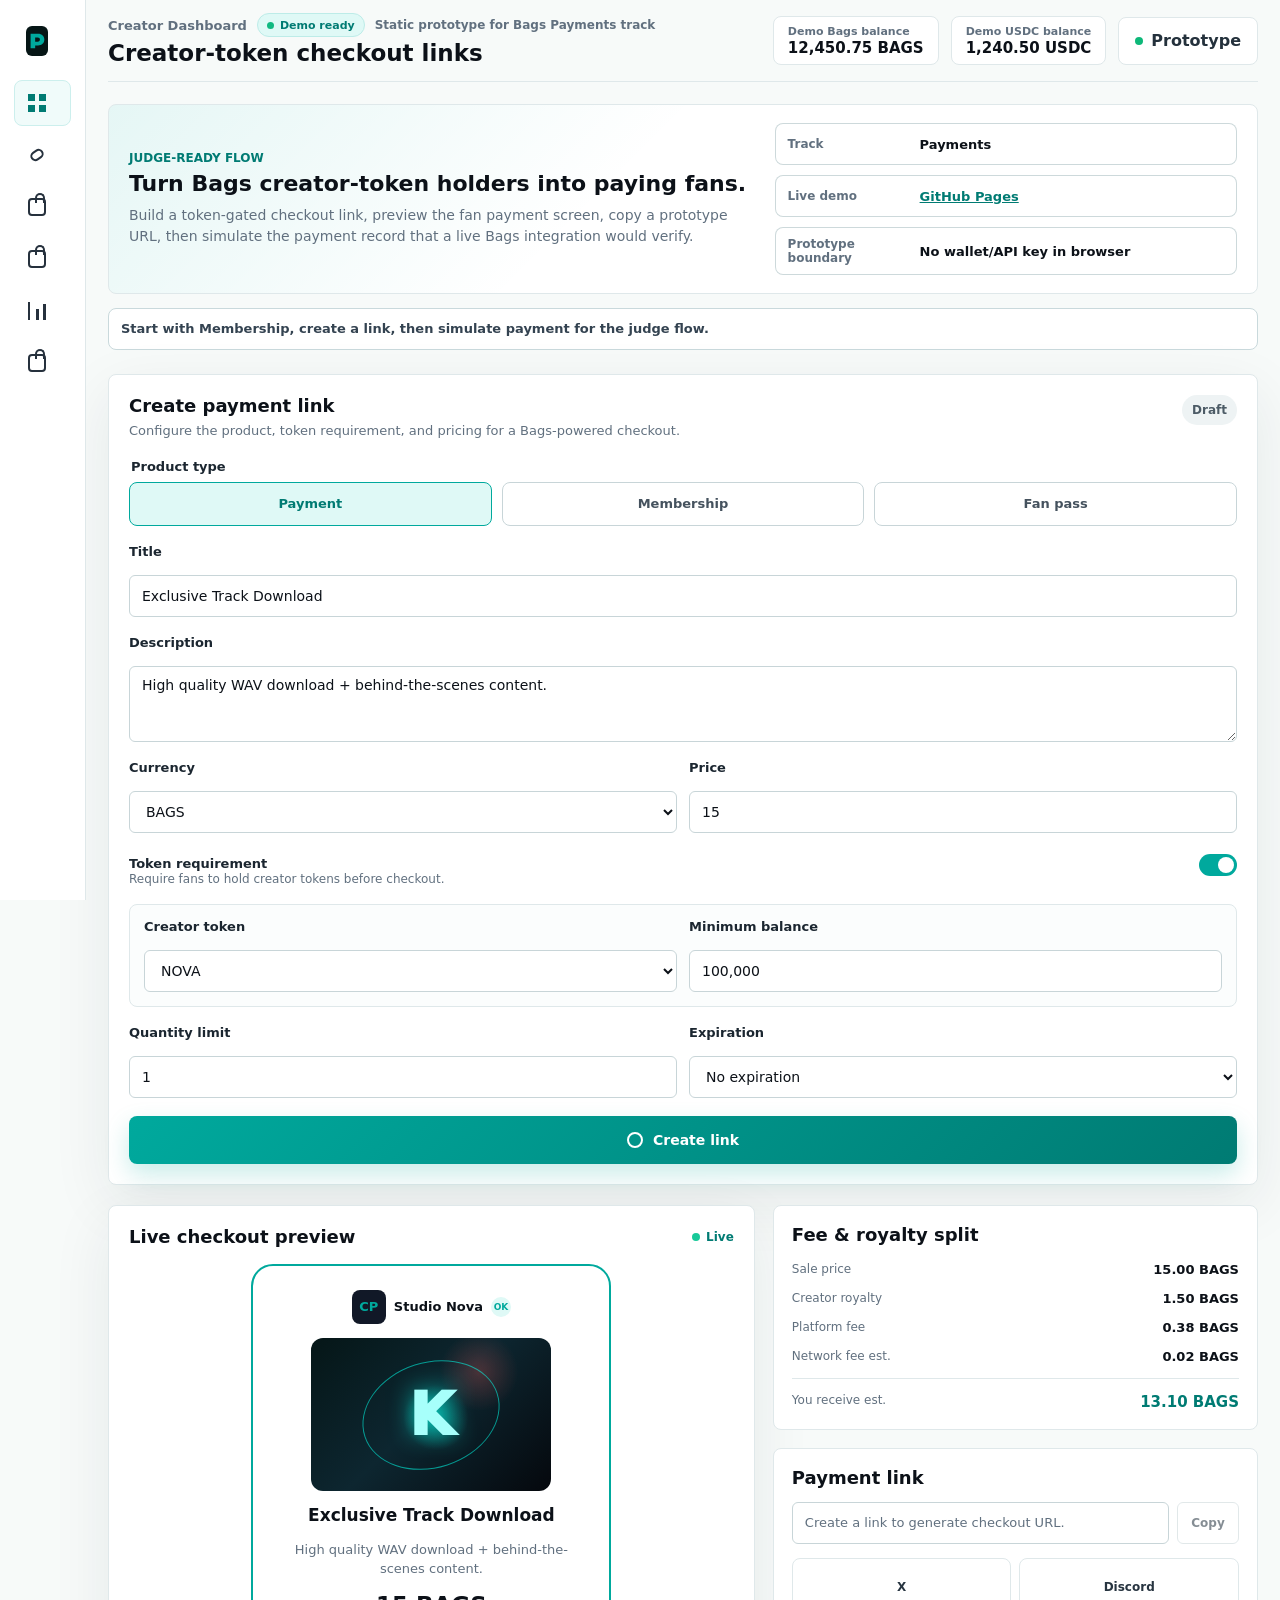
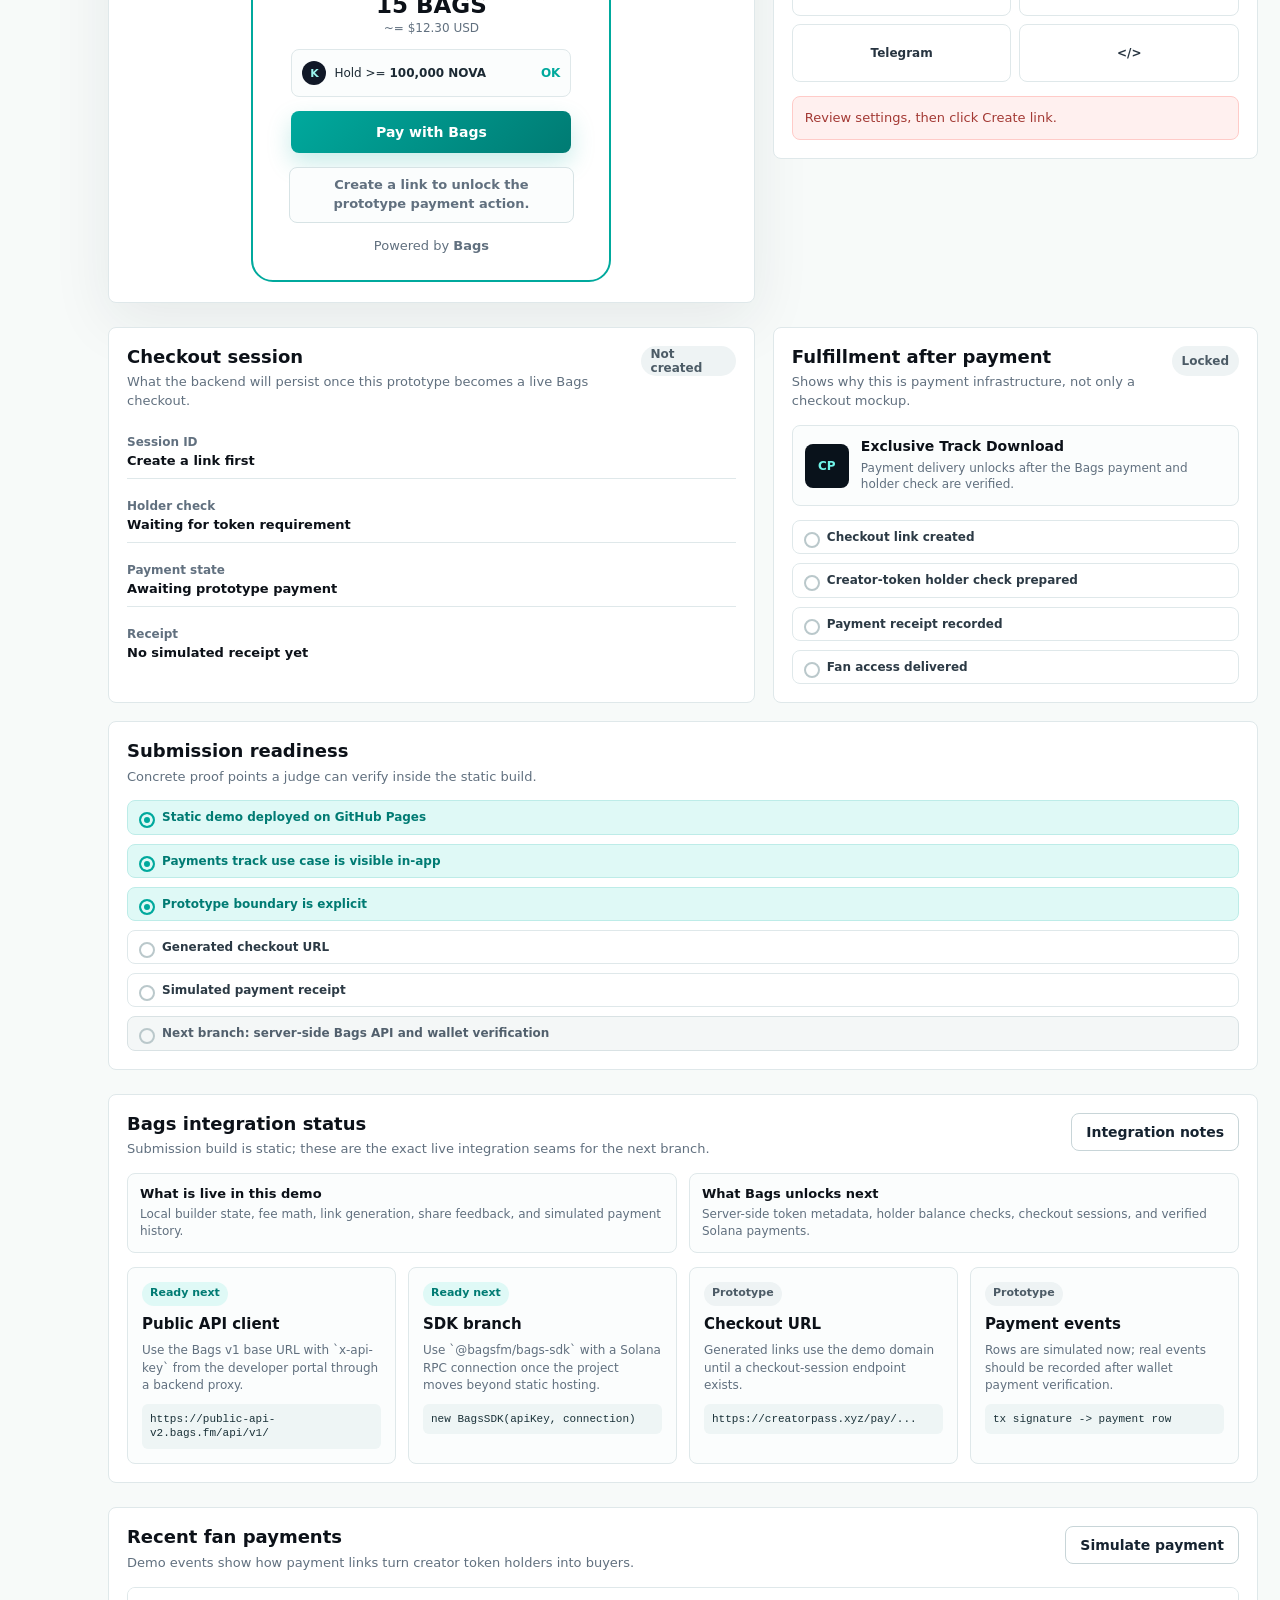
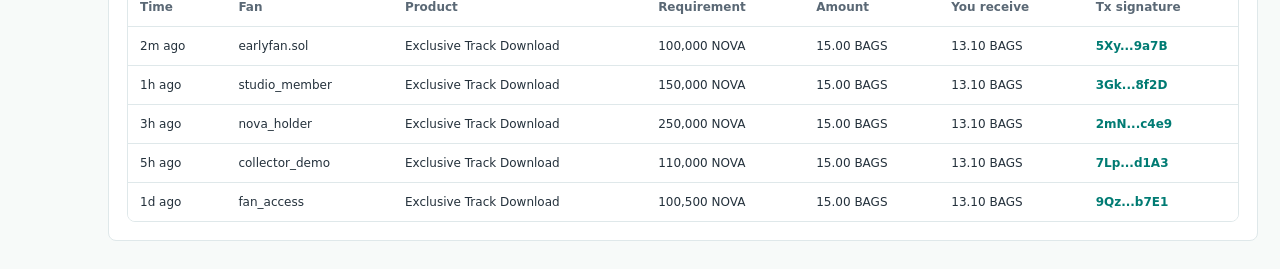
<file: index.html>
<!doctype html>
<html lang="en">
  <head>
    <meta charset="utf-8" />
    <meta name="viewport" content="width=device-width, initial-scale=1" />
    <title>CreatorPass | Bags creator-token payments</title>
    <meta
      name="description"
      content="CreatorPass helps Bags creators sell payment links, fan passes, and token-gated drops with creator-token requirements."
    />
    <link rel="icon" href="./assets/app-icon.svg" type="image/svg+xml" />
    <link rel="stylesheet" href="./styles.css" />
  </head>
  <body>
    <div class="app-shell">
      <aside class="sidebar" aria-label="CreatorPass navigation">
        <a class="brand" href="#top" aria-label="CreatorPass home">
          <span class="brand-mark" aria-hidden="true">
            <svg viewBox="0 0 24 24" role="img">
              <path d="M5 4h8.2c4.1 0 6.8 2.6 6.8 6.4 0 3.9-2.8 6.5-6.9 6.5H10v3.1H5V4Zm5 4.2v4.5h2.8c1.5 0 2.4-.9 2.4-2.3s-.9-2.2-2.4-2.2H10Z" />
            </svg>
          </span>
          <span>CreatorPass</span>
        </a>

        <nav class="nav-list" aria-label="Primary">
          <button class="nav-item active" type="button" data-panel="dashboard" data-target="top">
            <span class="icon grid-icon" aria-hidden="true"></span>
            Dashboard
          </button>
          <button class="nav-item" type="button" data-panel="links" data-target="payment-link-card">
            <span class="icon link-icon" aria-hidden="true"></span>
            Payment links
          </button>
          <button class="nav-item" type="button" data-panel="passes" data-target="link-builder">
            <span class="icon pass-icon" aria-hidden="true"></span>
            Fan passes
          </button>
          <button class="nav-item" type="button" data-panel="gates" data-target="gate-box">
            <span class="icon lock-icon" aria-hidden="true"></span>
            Token gates
          </button>
          <button class="nav-item" type="button" data-panel="analytics" data-target="payments-panel">
            <span class="icon bars-icon" aria-hidden="true"></span>
            Analytics
          </button>
          <button class="nav-item" type="button" data-panel="payouts" data-target="payments-panel">
            <span class="icon wallet-icon" aria-hidden="true"></span>
            Payouts
          </button>
        </nav>

        <section class="creator-card" aria-labelledby="creator-card-title">
          <div class="creator-head">
            <div class="avatar avatar-token" aria-hidden="true">CP</div>
            <div>
              <h2 id="creator-card-title">Studio Nova</h2>
              <p>@studionova.demo</p>
            </div>
            <span class="verified" aria-label="Verified creator">OK</span>
          </div>
          <dl class="creator-stats">
            <div>
              <dt>Creator token</dt>
              <dd>NOVA</dd>
            </div>
            <div>
              <dt>Total supply</dt>
              <dd>1,000,000,000</dd>
            </div>
            <div>
              <dt>Holders</dt>
              <dd>18,642</dd>
            </div>
            <div>
              <dt>Floor price</dt>
              <dd>0.842 BAGS</dd>
            </div>
          </dl>
          <a class="secondary-action" href="https://bags.fm/" target="_blank" rel="noreferrer">Open Bags</a>
        </section>
      </aside>

      <main class="workspace" id="top">
        <header class="topbar">
          <div>
            <div class="workspace-meta">
              <p class="workspace-label">Creator Dashboard</p>
              <span class="demo-ready"><i aria-hidden="true"></i>Demo ready</span>
              <span class="demo-scope">Static prototype for Bags Payments track</span>
            </div>
            <h1>Creator-token checkout links</h1>
          </div>
          <div class="balances" aria-label="Wallet balances">
            <div class="balance">
              <span>Demo Bags balance</span>
              <strong>12,450.75 BAGS</strong>
            </div>
            <div class="balance">
              <span>Demo USDC balance</span>
              <strong>1,240.50 USDC</strong>
            </div>
            <button class="network-pill" type="button" aria-label="Prototype mode">
              <span aria-hidden="true"></span>
              Prototype
            </button>
          </div>
        </header>

        <section class="readiness-panel" aria-labelledby="readiness-title">
          <div>
            <p class="eyebrow">Judge-ready flow</p>
            <h2 id="readiness-title">Turn Bags creator-token holders into paying fans.</h2>
            <p>
              Build a token-gated checkout link, preview the fan payment screen, copy a prototype URL, then simulate the
              payment record that a live Bags integration would verify.
            </p>
          </div>
          <dl class="readiness-list">
            <div>
              <dt>Track</dt>
              <dd>Payments</dd>
            </div>
            <div>
              <dt>Live demo</dt>
              <dd><a href="https://ming7177.github.io/creatorpass/" target="_blank" rel="noreferrer">GitHub Pages</a></dd>
            </div>
            <div>
              <dt>Prototype boundary</dt>
              <dd>No wallet/API key in browser</dd>
            </div>
          </dl>
        </section>

        <p class="demo-feedback" id="demo-feedback" role="status" aria-live="polite">
          Start with Membership, create a link, then simulate payment for the judge flow.
        </p>

        <section class="dashboard-grid" aria-label="Payment link builder">
          <form class="builder-panel" id="link-builder">
            <div class="section-heading">
              <div>
                <h2>Create payment link</h2>
                <p>Configure the product, token requirement, and pricing for a Bags-powered checkout.</p>
              </div>
              <output class="status-chip" id="builder-status">Draft</output>
            </div>

            <fieldset class="segmented">
              <legend>Product type</legend>
              <label>
                <input type="radio" name="productType" value="Payment" checked />
                <span>Payment</span>
              </label>
              <label>
                <input type="radio" name="productType" value="Membership" />
                <span>Membership</span>
              </label>
              <label>
                <input type="radio" name="productType" value="Fan Pass" />
                <span>Fan pass</span>
              </label>
            </fieldset>

            <label class="field">
              <span>Title</span>
              <input id="title-input" name="title" maxlength="64" value="Exclusive Track Download" />
            </label>

            <label class="field">
              <span>Description</span>
              <textarea id="description-input" name="description" maxlength="180">High quality WAV download + behind-the-scenes content.</textarea>
            </label>

            <div class="two-column">
              <label class="field">
                <span>Currency</span>
                <select id="currency-input" name="currency">
                  <option value="BAGS">BAGS</option>
                  <option value="USDC">USDC</option>
                  <option value="SOL">SOL</option>
                </select>
              </label>
              <label class="field">
                <span>Price</span>
                <input id="price-input" name="price" inputmode="decimal" value="15" />
              </label>
            </div>

            <div class="gate-header">
              <div>
                <span>Token requirement</span>
                <p>Require fans to hold creator tokens before checkout.</p>
              </div>
              <label class="switch" aria-label="Enable token requirement">
                <input id="token-gate-input" type="checkbox" checked />
                <span></span>
              </label>
            </div>

            <div class="gate-box" id="gate-box">
              <label class="field">
                <span>Creator token</span>
                <select id="token-input" name="token">
                  <option value="NOVA">NOVA</option>
                  <option value="BAGS">BAGS</option>
                  <option value="CRE8R">CRE8R</option>
                </select>
              </label>
              <label class="field">
                <span>Minimum balance</span>
                <input id="minimum-input" name="minimum" inputmode="numeric" value="100,000" />
              </label>
            </div>

            <div class="two-column">
              <label class="field">
                <span>Quantity limit</span>
                <input id="quantity-input" name="quantity" inputmode="numeric" value="1" />
              </label>
              <label class="field">
                <span>Expiration</span>
                <select id="expiry-input" name="expiry">
                  <option>No expiration</option>
                  <option>24 hours</option>
                  <option>7 days</option>
                  <option>30 days</option>
                </select>
              </label>
            </div>

            <button class="primary-action" type="submit">
              <span class="button-icon" aria-hidden="true"></span>
              Create link
            </button>
          </form>

          <section class="preview-column" aria-label="Live checkout preview">
            <div class="checkout-card">
              <div class="preview-title">
                <h2>Live checkout preview</h2>
                <span><i aria-hidden="true"></i>Live</span>
              </div>
              <div class="checkout-phone">
                <div class="merchant-row">
                  <div class="mini-logo" aria-hidden="true">CP</div>
                  <strong>Studio Nova</strong>
                  <span class="verified">OK</span>
                </div>
                <div class="product-art" aria-hidden="true">
                  <div class="product-orbit"></div>
                  <div class="product-glyph">K</div>
                </div>
                <h3 id="preview-title">Exclusive Track Download</h3>
                <p id="preview-description">High quality WAV download + behind-the-scenes content.</p>
                <div class="checkout-price">
                  <span id="preview-price">15 BAGS</span>
                  <small id="preview-usd">~= $12.30 USD</small>
                </div>
                <div class="requirement-pill" id="preview-requirement">
                  <span class="avatar small" aria-hidden="true">K</span>
                  <span>Hold &gt;= <b id="preview-minimum">100,000 NOVA</b></span>
                  <i aria-hidden="true">OK</i>
                </div>
                <button class="pay-button" id="pay-with-bags" type="button">Pay with Bags</button>
                <p class="checkout-status" id="checkout-status">Create a link to unlock the prototype payment action.</p>
                <p class="powered">Powered by <strong>Bags</strong></p>
              </div>
            </div>

            <aside class="side-stack" aria-label="Link and fee details">
              <section class="summary-card">
                <h2>Fee & royalty split</h2>
                <dl>
                  <div>
                    <dt>Sale price</dt>
                    <dd id="split-price">15.00 BAGS</dd>
                  </div>
                  <div>
                    <dt>Creator royalty</dt>
                    <dd id="split-royalty">1.50 BAGS</dd>
                  </div>
                  <div>
                    <dt>Platform fee</dt>
                    <dd id="split-platform">0.38 BAGS</dd>
                  </div>
                  <div>
                    <dt>Network fee est.</dt>
                    <dd>0.02 BAGS</dd>
                  </div>
                  <div class="total-row">
                    <dt>You receive est.</dt>
                    <dd id="split-net">13.10 BAGS</dd>
                  </div>
                </dl>
              </section>

              <section class="summary-card link-card" id="payment-link-card">
                <h2>Payment link</h2>
                <div class="link-output">
                  <div class="generated-link" id="generated-link">Create a link to generate checkout URL.</div>
                  <button class="copy-link" id="copy-link" type="button" disabled>Copy</button>
                </div>
                <div class="share-grid" aria-label="Share destinations">
                  <button type="button" data-share="X">X</button>
                  <button type="button" data-share="Discord">Discord</button>
                  <button type="button" data-share="Telegram">Telegram</button>
                  <button type="button" data-share="Embed">&lt;/&gt;</button>
                </div>
                <p class="notice" id="link-notice">Review settings, then click Create link.</p>
              </section>
            </aside>
          </section>
        </section>

        <section class="operations-grid" aria-label="Checkout operations">
          <section class="operations-card session-card" aria-labelledby="session-title">
            <div class="section-heading compact">
              <div>
                <h2 id="session-title">Checkout session</h2>
                <p>What the backend will persist once this prototype becomes a live Bags checkout.</p>
              </div>
              <span class="status-chip" id="session-status">Not created</span>
            </div>
            <dl class="session-list">
              <div>
                <dt>Session ID</dt>
                <dd id="session-id">Create a link first</dd>
              </div>
              <div>
                <dt>Holder check</dt>
                <dd id="session-holder">Waiting for token requirement</dd>
              </div>
              <div>
                <dt>Payment state</dt>
                <dd id="session-payment">Awaiting prototype payment</dd>
              </div>
              <div>
                <dt>Receipt</dt>
                <dd id="session-receipt">No simulated receipt yet</dd>
              </div>
            </dl>
          </section>

          <section class="operations-card fulfillment-card" aria-labelledby="fulfillment-title">
            <div class="section-heading compact">
              <div>
                <h2 id="fulfillment-title">Fulfillment after payment</h2>
                <p>Shows why this is payment infrastructure, not only a checkout mockup.</p>
              </div>
              <span class="status-chip" id="fulfillment-status">Locked</span>
            </div>
            <div class="fulfillment-preview">
              <div class="fulfillment-icon" aria-hidden="true">CP</div>
              <div>
                <strong id="fulfillment-title-copy">Exclusive Track Download</strong>
                <p id="fulfillment-copy">Buyer access unlocks after the Bags payment and holder check are verified.</p>
              </div>
            </div>
            <ul class="delivery-list" aria-label="Delivery steps">
              <li id="delivery-link" class="pending">Checkout link created</li>
              <li id="delivery-holder" class="pending">Creator-token holder check prepared</li>
              <li id="delivery-payment" class="pending">Payment receipt recorded</li>
              <li id="delivery-access" class="pending">Fan access delivered</li>
            </ul>
          </section>

          <section class="operations-card checklist-card" aria-labelledby="checklist-title">
            <div class="section-heading compact">
              <div>
                <h2 id="checklist-title">Submission readiness</h2>
                <p>Concrete proof points a judge can verify inside the static build.</p>
              </div>
            </div>
            <ul class="readiness-checklist">
              <li class="done">Static demo deployed on GitHub Pages</li>
              <li class="done">Payments track use case is visible in-app</li>
              <li class="done">Prototype boundary is explicit</li>
              <li id="checklist-link" class="pending">Generated checkout URL</li>
              <li id="checklist-payment" class="pending">Simulated payment receipt</li>
              <li class="next">Next branch: server-side Bags API and wallet verification</li>
            </ul>
          </section>
        </section>

        <section class="integration-panel" aria-labelledby="integration-title">
          <div class="section-heading compact">
            <div>
              <h2 id="integration-title">Bags integration status</h2>
              <p>Submission build is static; these are the exact live integration seams for the next branch.</p>
            </div>
            <a class="secondary-action inline" href="./docs/bags-integration.md" target="_blank" rel="noreferrer">
              Integration notes
            </a>
          </div>
          <div class="integration-summary" aria-label="Prototype boundary">
            <div>
              <strong>What is live in this demo</strong>
              <span>Local builder state, fee math, link generation, share feedback, and simulated payment history.</span>
            </div>
            <div>
              <strong>What Bags unlocks next</strong>
              <span>Server-side token metadata, holder balance checks, checkout sessions, and verified Solana payments.</span>
            </div>
          </div>
          <div class="integration-grid">
            <article>
              <span class="integration-state planned">Ready next</span>
              <h3>Public API client</h3>
              <p>Use the Bags v1 base URL with `x-api-key` from the developer portal through a backend proxy.</p>
              <code>https://public-api-v2.bags.fm/api/v1/</code>
            </article>
            <article>
              <span class="integration-state planned">Ready next</span>
              <h3>SDK branch</h3>
              <p>Use `@bagsfm/bags-sdk` with a Solana RPC connection once the project moves beyond static hosting.</p>
              <code>new BagsSDK(apiKey, connection)</code>
            </article>
            <article>
              <span class="integration-state demo">Prototype</span>
              <h3>Checkout URL</h3>
              <p>Generated links use the demo domain until a checkout-session endpoint exists.</p>
              <code>https://creatorpass.xyz/pay/...</code>
            </article>
            <article>
              <span class="integration-state demo">Prototype</span>
              <h3>Payment events</h3>
              <p>Rows are simulated now; real events should be recorded after wallet payment verification.</p>
              <code>tx signature -> payment row</code>
            </article>
          </div>
        </section>

        <section class="payments-panel" id="payments-panel" aria-labelledby="payments-title">
          <div class="section-heading compact">
            <div>
              <h2 id="payments-title">Recent fan payments</h2>
              <p id="payment-confirmation">Demo events show how payment links turn creator token holders into buyers.</p>
            </div>
            <button class="secondary-action inline" type="button" id="seed-payment">Simulate payment</button>
          </div>
          <div class="table-wrap">
            <table>
              <thead>
                <tr>
                  <th>Time</th>
                  <th>Fan</th>
                  <th>Product</th>
                  <th>Requirement</th>
                  <th>Amount</th>
                  <th>You receive</th>
                  <th>Tx signature</th>
                </tr>
              </thead>
              <tbody id="payments-body"></tbody>
            </table>
          </div>
        </section>
      </main>
    </div>

    <script src="./app.js"></script>
  </body>
</html>
</file>
<file: styles.css>
:root {
  --bg: #f7faf9;
  --surface: #ffffff;
  --surface-strong: #f0fbfa;
  --ink: #0c1118;
  --muted: #61707f;
  --line: #dfe8ea;
  --line-strong: #c8d5d8;
  --teal: #00a99d;
  --teal-dark: #007b73;
  --teal-soft: #dff9f6;
  --coral: #ff5b57;
  --coral-soft: #fff0ef;
  --blue: #2f6df6;
  --shadow: 0 18px 60px rgba(23, 41, 52, 0.08);
  --radius: 8px;
  color-scheme: light;
}

* {
  box-sizing: border-box;
}

html {
  min-width: 320px;
  background: var(--bg);
  color: var(--ink);
  font-family:
    Inter, ui-sans-serif, system-ui, -apple-system, BlinkMacSystemFont, "Segoe UI",
    sans-serif;
  letter-spacing: 0;
}

body {
  margin: 0;
  min-height: 100vh;
}

button,
input,
select,
textarea {
  font: inherit;
}

button {
  cursor: pointer;
}

.app-shell {
  display: grid;
  grid-template-columns: 260px minmax(0, 1fr);
  min-height: 100vh;
}

.sidebar {
  position: sticky;
  top: 0;
  height: 100vh;
  display: flex;
  flex-direction: column;
  gap: 18px;
  padding: 20px 14px;
  border-right: 1px solid var(--line);
  background: var(--surface);
}

.brand {
  display: flex;
  align-items: center;
  gap: 12px;
  min-height: 42px;
  padding: 0 12px;
  color: var(--ink);
  font-size: 21px;
  font-weight: 800;
  text-decoration: none;
}

.brand-mark {
  display: inline-grid;
  width: 30px;
  height: 30px;
  place-items: center;
  border-radius: 6px;
  background: #061616;
  color: var(--teal);
}

.brand-mark svg {
  width: 22px;
  height: 22px;
  fill: currentColor;
}

.nav-list {
  display: grid;
  gap: 6px;
}

.nav-item {
  display: flex;
  align-items: center;
  gap: 12px;
  width: 100%;
  min-height: 46px;
  padding: 0 14px;
  border: 1px solid transparent;
  border-radius: var(--radius);
  background: transparent;
  color: #26313d;
  font-size: 14px;
  font-weight: 700;
  text-align: left;
}

.nav-item:hover,
.nav-item.active {
  border-color: #ccefed;
  background: var(--surface-strong);
  color: var(--teal-dark);
}

.icon {
  position: relative;
  display: inline-block;
  width: 18px;
  height: 18px;
  color: currentColor;
}

.grid-icon {
  background:
    linear-gradient(currentColor 0 0) left top / 7px 7px no-repeat,
    linear-gradient(currentColor 0 0) right top / 7px 7px no-repeat,
    linear-gradient(currentColor 0 0) left bottom / 7px 7px no-repeat,
    linear-gradient(currentColor 0 0) right bottom / 7px 7px no-repeat;
}

.link-icon::before {
  content: "";
  position: absolute;
  inset: 4px 2px;
  border: 2px solid currentColor;
  border-radius: 10px;
  transform: rotate(-35deg);
}

.pass-icon,
.lock-icon,
.wallet-icon {
  border: 2px solid currentColor;
  border-radius: 4px;
}

.pass-icon::before,
.lock-icon::before,
.wallet-icon::before {
  content: "";
  position: absolute;
  left: 5px;
  top: -7px;
  width: 6px;
  height: 8px;
  border: 2px solid currentColor;
  border-bottom: 0;
  border-radius: 8px 8px 0 0;
}

.bars-icon {
  border-left: 2px solid currentColor;
  background:
    linear-gradient(currentColor 0 0) 6px 7px / 3px 11px no-repeat,
    linear-gradient(currentColor 0 0) 13px 2px / 3px 16px no-repeat;
}

.creator-card,
.builder-panel,
.checkout-card,
.summary-card,
.operations-card,
.payments-panel {
  border: 1px solid var(--line);
  border-radius: var(--radius);
  background: var(--surface);
  box-shadow: var(--shadow);
}

.creator-card {
  margin-top: auto;
  padding: 14px;
  box-shadow: none;
}

.creator-head {
  display: grid;
  grid-template-columns: 42px 1fr auto;
  gap: 10px;
  align-items: center;
}

.avatar,
.mini-logo {
  display: inline-grid;
  place-items: center;
  border-radius: 8px;
  background: #111827;
  color: #9bf4ed;
  font-size: 13px;
  font-weight: 800;
}

.avatar {
  width: 42px;
  height: 42px;
}

.avatar.small {
  width: 24px;
  height: 24px;
  border-radius: 50%;
  font-size: 11px;
}

.avatar-token {
  background: radial-gradient(circle at 30% 25%, #4cf0dd, #21343d 38%, #060b12 100%);
}

.creator-head h2,
.creator-head p,
.section-heading h2,
.section-heading p,
.topbar h1,
.topbar p,
.checkout-card h2,
.summary-card h2,
.checkout-phone h3,
.checkout-phone p {
  margin: 0;
}

.creator-head h2 {
  font-size: 14px;
  line-height: 1.2;
}

.creator-head p {
  margin-top: 2px;
  color: var(--muted);
  font-size: 12px;
}

.verified {
  display: inline-flex;
  align-items: center;
  justify-content: center;
  min-width: 20px;
  height: 20px;
  border-radius: 999px;
  background: var(--teal-soft);
  color: var(--teal);
  font-size: 9px;
  font-weight: 900;
}

.creator-stats {
  display: grid;
  gap: 12px;
  margin: 16px 0;
  padding: 14px 0 0;
  border-top: 1px solid var(--line);
}

.creator-stats div,
.summary-card dl div {
  display: flex;
  justify-content: space-between;
  gap: 16px;
}

.creator-stats dt,
.summary-card dt {
  color: var(--muted);
  font-size: 12px;
}

.creator-stats dd,
.summary-card dd {
  margin: 0;
  color: var(--ink);
  font-size: 13px;
  font-weight: 800;
}

.secondary-action,
.primary-action,
.pay-button,
.share-grid button {
  display: inline-flex;
  align-items: center;
  justify-content: center;
  min-height: 42px;
  border-radius: var(--radius);
  font-size: 14px;
  font-weight: 800;
  text-decoration: none;
}

.secondary-action {
  width: 100%;
  border: 1px solid var(--line-strong);
  background: #fff;
  color: #162330;
}

.workspace {
  min-width: 0;
  padding: 0 22px 28px;
}

.topbar {
  display: flex;
  align-items: center;
  justify-content: space-between;
  gap: 16px;
  min-height: 82px;
  border-bottom: 1px solid var(--line);
}

.topbar > div:first-child {
  min-width: 0;
}

.workspace-label {
  color: var(--muted);
  font-size: 13px;
  font-weight: 800;
}

.workspace-meta {
  display: flex;
  align-items: center;
  gap: 10px;
  flex-wrap: wrap;
}

.demo-ready {
  display: inline-flex;
  align-items: center;
  gap: 6px;
  min-height: 24px;
  padding: 0 9px;
  border: 1px solid #bdece8;
  border-radius: 999px;
  background: var(--teal-soft);
  color: var(--teal-dark);
  font-size: 11px;
  font-weight: 900;
}

.demo-ready i {
  width: 7px;
  height: 7px;
  border-radius: 50%;
  background: #10b981;
}

.demo-scope {
  color: var(--muted);
  font-size: 12px;
  font-weight: 800;
}

.topbar h1 {
  margin-top: 3px;
  font-size: 23px;
  line-height: 1.2;
}

.balances {
  display: flex;
  align-items: center;
  gap: 12px;
  flex-wrap: wrap;
}

.balance,
.network-pill {
  min-height: 48px;
  border: 1px solid var(--line);
  border-radius: var(--radius);
  background: var(--surface);
}

.balance {
  display: grid;
  gap: 2px;
  min-width: 154px;
  padding: 8px 14px;
}

.balance span {
  color: var(--muted);
  font-size: 11px;
  font-weight: 700;
}

.balance strong {
  font-size: 15px;
  line-height: 1.1;
}

.network-pill {
  display: inline-flex;
  align-items: center;
  gap: 8px;
  padding: 0 16px;
  color: #24313c;
  font-weight: 800;
}

.network-pill span {
  width: 8px;
  height: 8px;
  border-radius: 50%;
  background: #0db879;
}

.readiness-panel {
  display: grid;
  grid-template-columns: minmax(0, 1.15fr) minmax(340px, 0.85fr);
  gap: 20px;
  align-items: center;
  margin-top: 22px;
  padding: 18px 20px;
  border: 1px solid var(--line);
  border-radius: var(--radius);
  background:
    linear-gradient(135deg, rgba(0, 169, 157, 0.1), transparent 44%),
    var(--surface);
}

.readiness-panel h2,
.readiness-panel p,
.readiness-list {
  margin: 0;
}

.eyebrow {
  color: var(--teal-dark);
  font-size: 12px;
  font-weight: 900;
  text-transform: uppercase;
}

.readiness-panel h2 {
  margin-top: 6px;
  font-size: 22px;
  line-height: 1.2;
}

.readiness-panel p:not(.eyebrow) {
  max-width: 760px;
  margin-top: 8px;
  color: var(--muted);
  font-size: 14px;
  line-height: 1.5;
}

.readiness-list {
  display: grid;
  gap: 10px;
}

.readiness-list div {
  display: grid;
  grid-template-columns: 120px minmax(0, 1fr);
  gap: 12px;
  align-items: center;
  min-height: 42px;
  padding: 9px 12px;
  border: 1px solid rgba(200, 213, 216, 0.9);
  border-radius: var(--radius);
  background: rgba(255, 255, 255, 0.76);
}

.readiness-list dt {
  color: var(--muted);
  font-size: 12px;
  font-weight: 800;
}

.readiness-list dd {
  margin: 0;
  color: var(--ink);
  font-size: 13px;
  font-weight: 900;
  overflow-wrap: anywhere;
}

.readiness-list a {
  color: var(--teal-dark);
}

.demo-feedback {
  margin: 14px 0 0;
  padding: 11px 12px;
  border: 1px solid #c9d9dc;
  border-radius: var(--radius);
  background: #fff;
  color: #344351;
  font-size: 13px;
  font-weight: 800;
  line-height: 1.35;
}

.demo-feedback.ready {
  border-color: #bdece8;
  background: var(--teal-soft);
  color: var(--teal-dark);
}

.dashboard-grid {
  display: grid;
  grid-template-columns: minmax(330px, 0.85fr) minmax(520px, 1.15fr);
  gap: 20px;
  padding-top: 24px;
}

.builder-panel {
  display: grid;
  gap: 18px;
  align-self: start;
  padding: 20px;
}

.section-heading {
  display: flex;
  align-items: start;
  justify-content: space-between;
  gap: 16px;
}

.section-heading h2,
.checkout-card h2,
.summary-card h2 {
  color: var(--ink);
  font-size: 18px;
  line-height: 1.2;
}

.section-heading p {
  margin-top: 6px;
  color: var(--muted);
  font-size: 13px;
  line-height: 1.45;
}

.status-chip {
  display: inline-flex;
  align-items: center;
  justify-self: end;
  min-height: 30px;
  padding: 0 10px;
  border-radius: 999px;
  background: #eef3f4;
  color: #4c5b66;
  font-size: 12px;
  font-weight: 900;
}

.status-chip.ready {
  background: var(--teal-soft);
  color: var(--teal-dark);
}

.segmented {
  display: grid;
  grid-template-columns: repeat(3, 1fr);
  gap: 10px;
  margin: 0;
  padding: 0;
  border: 0;
}

.segmented legend,
.field span,
.gate-header span {
  margin-bottom: 8px;
  color: #1b2630;
  font-size: 13px;
  font-weight: 900;
}

.segmented legend {
  grid-column: 1 / -1;
}

.segmented label {
  position: relative;
  display: block;
}

.segmented input {
  position: absolute;
  inset: 0;
  z-index: 1;
  width: 100%;
  height: 100%;
  opacity: 0;
  cursor: pointer;
}

.segmented span {
  display: flex;
  align-items: center;
  justify-content: center;
  min-height: 44px;
  border: 1px solid var(--line-strong);
  border-radius: var(--radius);
  background: #fff;
  color: #45525e;
  font-size: 13px;
  font-weight: 850;
  pointer-events: none;
}

.segmented input:checked + span {
  border-color: var(--teal);
  background: var(--teal-soft);
  color: var(--teal-dark);
}

.field {
  display: grid;
  gap: 8px;
}

.field input,
.field select,
.field textarea {
  width: 100%;
  min-height: 42px;
  border: 1px solid var(--line-strong);
  border-radius: 6px;
  background: #fff;
  color: var(--ink);
  padding: 10px 12px;
  font-size: 14px;
  outline: none;
}

.field textarea {
  min-height: 76px;
  resize: vertical;
}

.field input:focus,
.field select:focus,
.field textarea:focus {
  border-color: var(--teal);
  box-shadow: 0 0 0 3px rgba(0, 169, 157, 0.13);
}

.two-column,
.gate-box {
  display: grid;
  grid-template-columns: 1fr 1fr;
  gap: 12px;
}

.gate-header {
  display: flex;
  justify-content: space-between;
  gap: 16px;
  align-items: center;
  padding-top: 2px;
}

.gate-header p {
  margin: 0;
  color: var(--muted);
  font-size: 12px;
}

.switch {
  display: inline-flex;
  align-items: center;
}

.switch input {
  position: absolute;
  opacity: 0;
}

.switch span {
  position: relative;
  width: 38px;
  height: 22px;
  border-radius: 999px;
  background: #c9d3d5;
}

.switch span::after {
  content: "";
  position: absolute;
  top: 3px;
  left: 3px;
  width: 16px;
  height: 16px;
  border-radius: 50%;
  background: #fff;
  transition: transform 150ms ease;
}

.switch input:checked + span {
  background: var(--teal);
}

.switch input:checked + span::after {
  transform: translateX(16px);
}

.gate-box {
  padding: 14px;
  border: 1px solid var(--line);
  border-radius: var(--radius);
  background: #fbfdfd;
}

.gate-box.disabled {
  display: none;
}

.primary-action,
.pay-button {
  border: 0;
  background: linear-gradient(135deg, var(--teal), var(--teal-dark));
  color: #fff;
  box-shadow: 0 10px 24px rgba(0, 169, 157, 0.22);
}

.primary-action {
  width: 100%;
  gap: 10px;
  min-height: 48px;
}

.button-icon {
  width: 16px;
  height: 16px;
  border: 2px solid currentColor;
  border-radius: 50%;
}

.preview-column {
  display: grid;
  grid-template-columns: minmax(290px, 1fr) minmax(210px, 0.65fr);
  gap: 18px;
  min-width: 0;
}

.checkout-card {
  padding: 20px;
  min-width: 0;
}

.preview-title {
  display: flex;
  justify-content: space-between;
  gap: 14px;
  align-items: center;
  margin-bottom: 16px;
}

.preview-title span {
  display: inline-flex;
  align-items: center;
  gap: 6px;
  color: var(--teal-dark);
  font-size: 12px;
  font-weight: 900;
}

.preview-title i {
  width: 8px;
  height: 8px;
  border-radius: 50%;
  background: #18c999;
}

.checkout-phone {
  display: grid;
  justify-items: center;
  gap: 14px;
  max-width: 360px;
  margin: 0 auto;
  padding: 24px;
  border: 2px solid var(--teal);
  border-radius: 22px;
  background: #fff;
}

.merchant-row {
  display: flex;
  align-items: center;
  gap: 8px;
  font-size: 13px;
}

.mini-logo {
  width: 34px;
  height: 34px;
  color: var(--teal);
}

.product-art {
  position: relative;
  width: min(100%, 240px);
  aspect-ratio: 1.56;
  overflow: hidden;
  border-radius: 12px;
  background:
    radial-gradient(circle at 52% 52%, rgba(8, 243, 223, 0.45), transparent 22%),
    radial-gradient(circle at 70% 22%, rgba(255, 91, 87, 0.25), transparent 19%),
    linear-gradient(135deg, #051617, #0d2630 48%, #05080d);
}

.product-orbit {
  position: absolute;
  inset: 24px 50px;
  border: 1px solid rgba(0, 255, 234, 0.55);
  border-radius: 50%;
  transform: rotate(-18deg);
}

.product-glyph {
  position: absolute;
  inset: 0;
  display: grid;
  place-items: center;
  color: #a7fffb;
  font-size: 58px;
  font-weight: 950;
  text-shadow: 0 0 24px rgba(0, 255, 234, 0.65);
}

.checkout-phone h3 {
  max-width: 280px;
  text-align: center;
  font-size: 17px;
  line-height: 1.25;
}

.checkout-phone p {
  max-width: 285px;
  color: var(--muted);
  font-size: 13px;
  line-height: 1.45;
  text-align: center;
}

.checkout-price {
  display: grid;
  justify-items: center;
  gap: 3px;
}

.checkout-price span {
  color: var(--ink);
  font-size: 23px;
  font-weight: 900;
}

.checkout-price small {
  color: var(--muted);
  font-size: 12px;
}

.requirement-pill {
  display: grid;
  grid-template-columns: 24px 1fr auto;
  gap: 8px;
  align-items: center;
  width: 100%;
  max-width: 280px;
  min-height: 48px;
  padding: 8px 10px;
  border: 1px solid var(--line);
  border-radius: var(--radius);
  background: #fbfdfd;
  color: #1c2a34;
  font-size: 12px;
}

.requirement-pill.off {
  display: none;
}

.requirement-pill i {
  color: var(--teal);
  font-style: normal;
  font-weight: 900;
}

.pay-button {
  width: 100%;
  max-width: 280px;
}

.checkout-status {
  width: 100%;
  max-width: 280px;
  margin-top: -4px;
  padding: 8px 10px;
  border: 1px solid #d7e3e5;
  border-radius: var(--radius);
  background: #fbfdfd;
  color: #52606d;
  font-size: 11px;
  font-weight: 800;
  line-height: 1.35;
  text-align: center;
}

.checkout-status.ready {
  border-color: #bdece8;
  background: var(--teal-soft);
  color: var(--teal-dark);
}

.powered {
  color: var(--muted);
  font-size: 12px;
}

.side-stack {
  display: grid;
  gap: 18px;
  align-content: start;
  min-width: 0;
}

.summary-card {
  padding: 18px;
  box-shadow: none;
  min-width: 0;
}

.summary-card dl {
  display: grid;
  gap: 14px;
  margin: 16px 0 0;
}

.summary-card .total-row {
  padding-top: 14px;
  border-top: 1px solid var(--line);
}

.summary-card .total-row dd {
  color: var(--teal-dark);
  font-size: 15px;
}

.generated-link {
  margin: 0;
  min-height: 42px;
  overflow: hidden;
  overflow-wrap: anywhere;
  line-height: 1.35;
  border: 1px solid var(--line-strong);
  border-radius: 6px;
  padding: 11px 12px;
  color: var(--muted);
  font-size: 13px;
}

.link-output {
  display: grid;
  grid-template-columns: minmax(0, 1fr) auto;
  gap: 8px;
  align-items: stretch;
  margin: 14px 0;
}

.copy-link {
  min-width: 62px;
  min-height: 42px;
  border: 1px solid var(--line-strong);
  border-radius: 6px;
  background: #fff;
  color: #22313d;
  font-size: 12px;
  font-weight: 900;
}

.copy-link:not(:disabled):hover {
  border-color: var(--teal);
  color: var(--teal-dark);
}

.copy-link:disabled {
  cursor: not-allowed;
  opacity: 0.55;
}

.share-grid {
  display: grid;
  grid-template-columns: repeat(2, 1fr);
  gap: 8px;
}

.share-grid button {
  min-height: 58px;
  border: 1px solid var(--line);
  background: #fff;
  color: #273440;
  font-size: 12px;
}

.share-grid button.active {
  border-color: var(--teal);
  background: var(--teal-soft);
  color: var(--teal-dark);
}

.notice {
  margin: 14px 0 0;
  border: 1px solid #ffcbc8;
  border-radius: var(--radius);
  background: var(--coral-soft);
  color: #a33934;
  padding: 12px;
  font-size: 13px;
  line-height: 1.35;
  overflow-wrap: anywhere;
}

.notice.ready {
  border-color: #bdece8;
  background: var(--teal-soft);
  color: var(--teal-dark);
}

#payment-confirmation.ready {
  color: var(--teal-dark);
  font-weight: 800;
}

.operations-grid {
  display: grid;
  grid-template-columns: minmax(260px, 0.9fr) minmax(320px, 1.1fr) minmax(260px, 0.85fr);
  gap: 18px;
  margin-top: 24px;
}

.operations-card {
  min-width: 0;
  padding: 18px;
  box-shadow: none;
}

.session-list {
  display: grid;
  gap: 10px;
  margin: 0;
}

.session-list div {
  display: grid;
  gap: 4px;
  padding: 10px 0;
  border-bottom: 1px solid var(--line);
}

.session-list div:last-child {
  border-bottom: 0;
}

.session-list dt {
  color: var(--muted);
  font-size: 12px;
  font-weight: 800;
}

.session-list dd {
  margin: 0;
  color: var(--ink);
  font-size: 13px;
  font-weight: 900;
  overflow-wrap: anywhere;
}

.fulfillment-preview {
  display: grid;
  grid-template-columns: 44px minmax(0, 1fr);
  gap: 12px;
  align-items: center;
  margin-bottom: 14px;
  padding: 12px;
  border: 1px solid var(--line);
  border-radius: var(--radius);
  background: #fbfdfd;
}

.fulfillment-icon {
  display: inline-grid;
  width: 44px;
  height: 44px;
  place-items: center;
  border-radius: var(--radius);
  background: #09121b;
  color: #70f4e8;
  font-size: 12px;
  font-weight: 900;
}

.fulfillment-preview strong {
  display: block;
  color: var(--ink);
  font-size: 14px;
  line-height: 1.25;
}

.fulfillment-preview p {
  margin: 4px 0 0;
  color: var(--muted);
  font-size: 12px;
  line-height: 1.4;
}

.delivery-list,
.readiness-checklist {
  display: grid;
  gap: 9px;
  margin: 0;
  padding: 0;
  list-style: none;
}

.delivery-list li,
.readiness-checklist li {
  position: relative;
  min-height: 34px;
  padding: 8px 10px 8px 34px;
  border: 1px solid var(--line);
  border-radius: var(--radius);
  background: #fff;
  color: #2c3a45;
  font-size: 12px;
  font-weight: 800;
  line-height: 1.35;
}

.delivery-list li::before,
.readiness-checklist li::before {
  content: "";
  position: absolute;
  left: 11px;
  top: 11px;
  width: 12px;
  height: 12px;
  border: 2px solid #bac8cb;
  border-radius: 50%;
}

.delivery-list li.done,
.readiness-checklist li.done {
  border-color: #bdece8;
  background: var(--teal-soft);
  color: var(--teal-dark);
}

.delivery-list li.done::before,
.readiness-checklist li.done::before {
  border-color: var(--teal);
  background: var(--teal);
  box-shadow: inset 0 0 0 3px var(--teal-soft);
}

.readiness-checklist li.next {
  border-color: #d9e2e4;
  background: #f4f7f7;
  color: #52606d;
}

.integration-panel {
  margin-top: 24px;
  padding: 18px;
  border: 1px solid var(--line);
  border-radius: var(--radius);
  background: var(--surface);
  box-shadow: none;
}

.integration-summary {
  display: grid;
  grid-template-columns: repeat(2, minmax(0, 1fr));
  gap: 12px;
  margin-bottom: 14px;
}

.integration-summary div {
  display: grid;
  gap: 5px;
  min-width: 0;
  padding: 12px;
  border: 1px solid var(--line);
  border-radius: var(--radius);
  background: #fbfdfd;
}

.integration-summary strong {
  color: var(--ink);
  font-size: 13px;
}

.integration-summary span {
  color: var(--muted);
  font-size: 12px;
  line-height: 1.4;
}

.integration-grid {
  display: grid;
  grid-template-columns: repeat(4, minmax(0, 1fr));
  gap: 12px;
}

.integration-grid article {
  display: grid;
  align-content: start;
  gap: 9px;
  min-width: 0;
  min-height: 170px;
  padding: 14px;
  border: 1px solid var(--line);
  border-radius: var(--radius);
  background: #fbfdfd;
}

.integration-grid h3,
.integration-grid p {
  margin: 0;
}

.integration-grid h3 {
  font-size: 15px;
  line-height: 1.25;
}

.integration-grid p {
  color: var(--muted);
  font-size: 12px;
  line-height: 1.45;
}

.integration-grid code {
  overflow-wrap: anywhere;
  border-radius: 6px;
  background: #eef5f5;
  color: #1a3138;
  padding: 8px;
  font-size: 11px;
  line-height: 1.35;
}

.integration-state {
  justify-self: start;
  min-height: 24px;
  padding: 4px 8px;
  border-radius: 999px;
  font-size: 11px;
  font-weight: 900;
}

.integration-state.planned {
  background: var(--teal-soft);
  color: var(--teal-dark);
}

.integration-state.demo {
  background: #eef3f4;
  color: #4c5b66;
}

.payments-panel {
  margin-top: 24px;
  padding: 18px;
  box-shadow: none;
}

#top,
#link-builder,
#gate-box,
#payment-link-card,
#payments-panel {
  scroll-margin-top: 16px;
}

.compact {
  margin-bottom: 14px;
}

.secondary-action.inline {
  width: auto;
  min-height: 38px;
  padding: 0 14px;
}

.table-wrap {
  overflow-x: auto;
  border: 1px solid var(--line);
  border-radius: var(--radius);
}

table {
  width: 100%;
  min-width: 850px;
  border-collapse: collapse;
  background: #fff;
}

th,
td {
  padding: 12px;
  border-bottom: 1px solid var(--line);
  text-align: left;
  font-size: 12px;
  white-space: nowrap;
}

th {
  color: #5a6875;
  font-weight: 900;
}

td {
  color: #24313c;
}

tbody tr:last-child td {
  border-bottom: 0;
}

.tx-link {
  color: var(--teal-dark);
  font-weight: 900;
}

@media (max-width: 1380px) {
  .app-shell {
    grid-template-columns: 86px minmax(0, 1fr);
  }

  .brand span:last-child,
  .nav-item {
    font-size: 0;
  }

  .nav-item {
    justify-content: center;
    padding: 0;
  }

  .creator-card {
    display: none;
  }
}

@media (max-width: 1320px) {
  .dashboard-grid {
    grid-template-columns: 1fr;
  }

  .preview-column,
  .operations-grid {
    grid-template-columns: minmax(320px, 1fr) minmax(260px, 0.75fr);
  }

  .checklist-card {
    grid-column: 1 / -1;
  }
}

@media (max-width: 1180px) {
  .preview-column,
  .operations-grid,
  .integration-grid {
    grid-template-columns: 1fr;
  }

  .checklist-card {
    grid-column: auto;
  }

  .readiness-panel,
  .integration-summary {
    grid-template-columns: 1fr;
  }

  .checkout-phone {
    max-width: 460px;
  }
}

@media (max-width: 760px) {
  .app-shell {
    display: block;
  }

  .sidebar {
    position: static;
    height: auto;
    flex-direction: row;
    align-items: center;
    overflow-x: auto;
    border-right: 0;
    border-bottom: 1px solid var(--line);
  }

  .brand {
    flex: 0 0 auto;
  }

  .brand span:last-child {
    display: none;
  }

  .nav-list {
    grid-auto-flow: column;
    grid-auto-columns: 48px;
  }

  .workspace {
    padding: 0 14px 22px;
  }

  .topbar {
    display: grid;
    align-items: start;
    gap: 12px;
    min-height: auto;
    padding: 16px 0;
  }

  .topbar h1 {
    font-size: 22px;
  }

  .readiness-panel {
    margin-top: 12px;
    padding: 14px;
  }

  .readiness-panel h2 {
    font-size: 18px;
  }

  .readiness-list div {
    grid-template-columns: 1fr;
    gap: 3px;
  }

  .balances,
  .two-column,
  .gate-box,
  .segmented {
    grid-template-columns: 1fr;
  }

  .balance {
    flex: 1 1 100%;
  }

  .dashboard-grid {
    gap: 16px;
    padding-top: 16px;
  }

  .builder-panel,
  .checkout-card,
  .summary-card,
  .operations-card,
  .payments-panel {
    padding: 14px;
  }

  .section-heading,
  .gate-header,
  .preview-title {
    display: grid;
  }

  .status-chip {
    justify-self: start;
  }

  .share-grid {
    grid-template-columns: repeat(2, 1fr);
  }
}

@media (prefers-reduced-motion: no-preference) {
  .product-orbit {
    animation: orbit-pulse 4s ease-in-out infinite;
  }

  @keyframes orbit-pulse {
    0%,
    100% {
      opacity: 0.5;
      transform: rotate(-18deg) scale(1);
    }
    50% {
      opacity: 0.95;
      transform: rotate(-10deg) scale(1.05);
    }
  }
}
</file>
